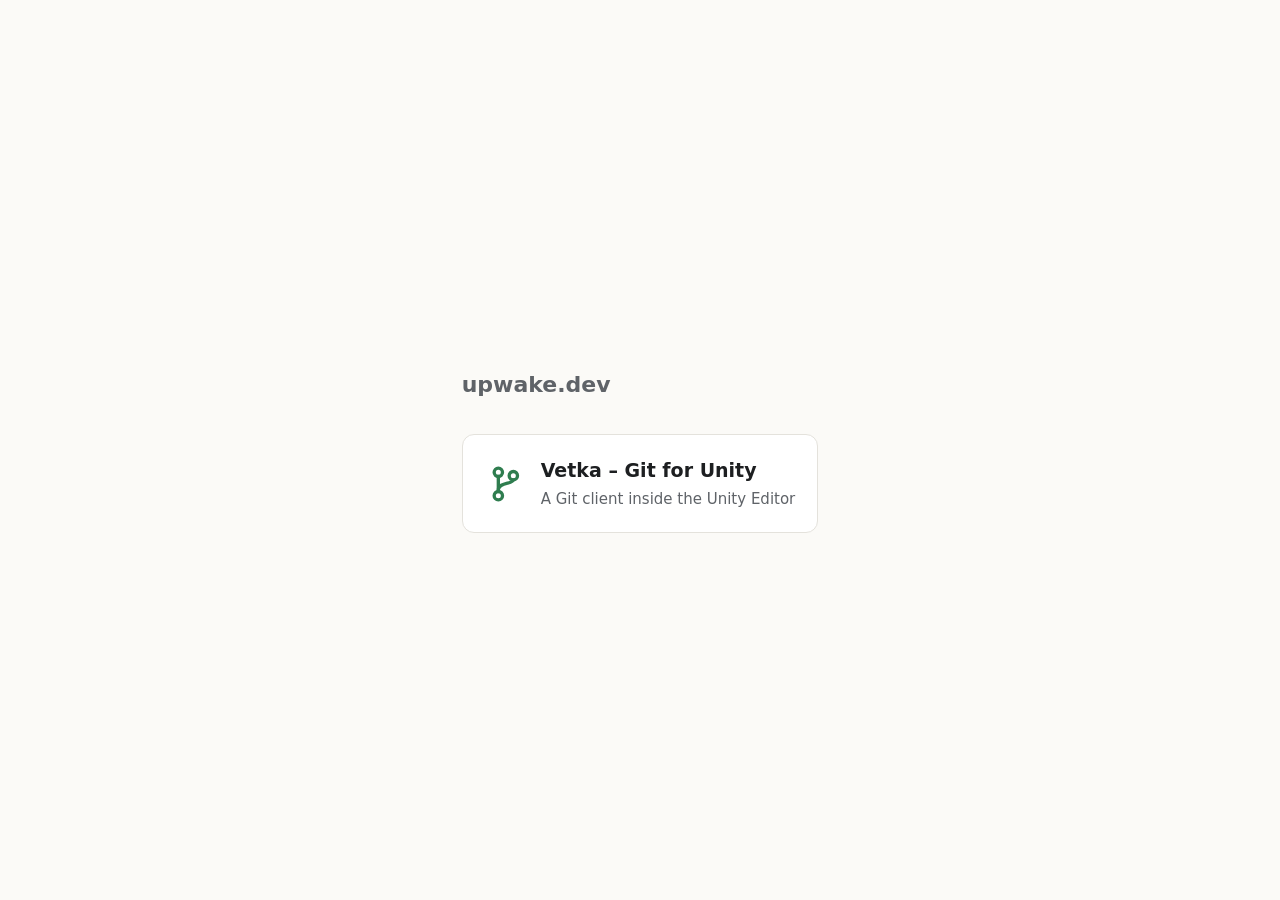
<file: index.html>
<!doctype html>
<html lang="en">
<head>
  <meta charset="utf-8">
  <meta name="viewport" content="width=device-width, initial-scale=1">
  <title>upwake.dev</title>
  <link rel="canonical" href="https://upwake.dev/">
  <link rel="stylesheet" href="assets/site.css">
</head>
<body>
  <main class="home">
    <div class="wrap">
      <h1>upwake.dev</h1>
      <a class="product" href="vetka/">
        <svg viewBox="0 0 24 24" fill="none" stroke="currentColor" stroke-width="2" stroke-linecap="round" aria-hidden="true"><circle cx="8" cy="5" r="2.5"/><circle cx="8" cy="19" r="2.5"/><circle cx="17" cy="7" r="2.5"/><path d="M8 7.5v9"/><path d="M8 15.5c0-4.5 9-3.5 9-6"/></svg>
        <div>
          <strong>Vetka – Git for Unity</strong>
          <span>A Git client inside the Unity Editor</span>
        </div>
      </a>
    </div>
  </main>
</body>
</html>
</file>
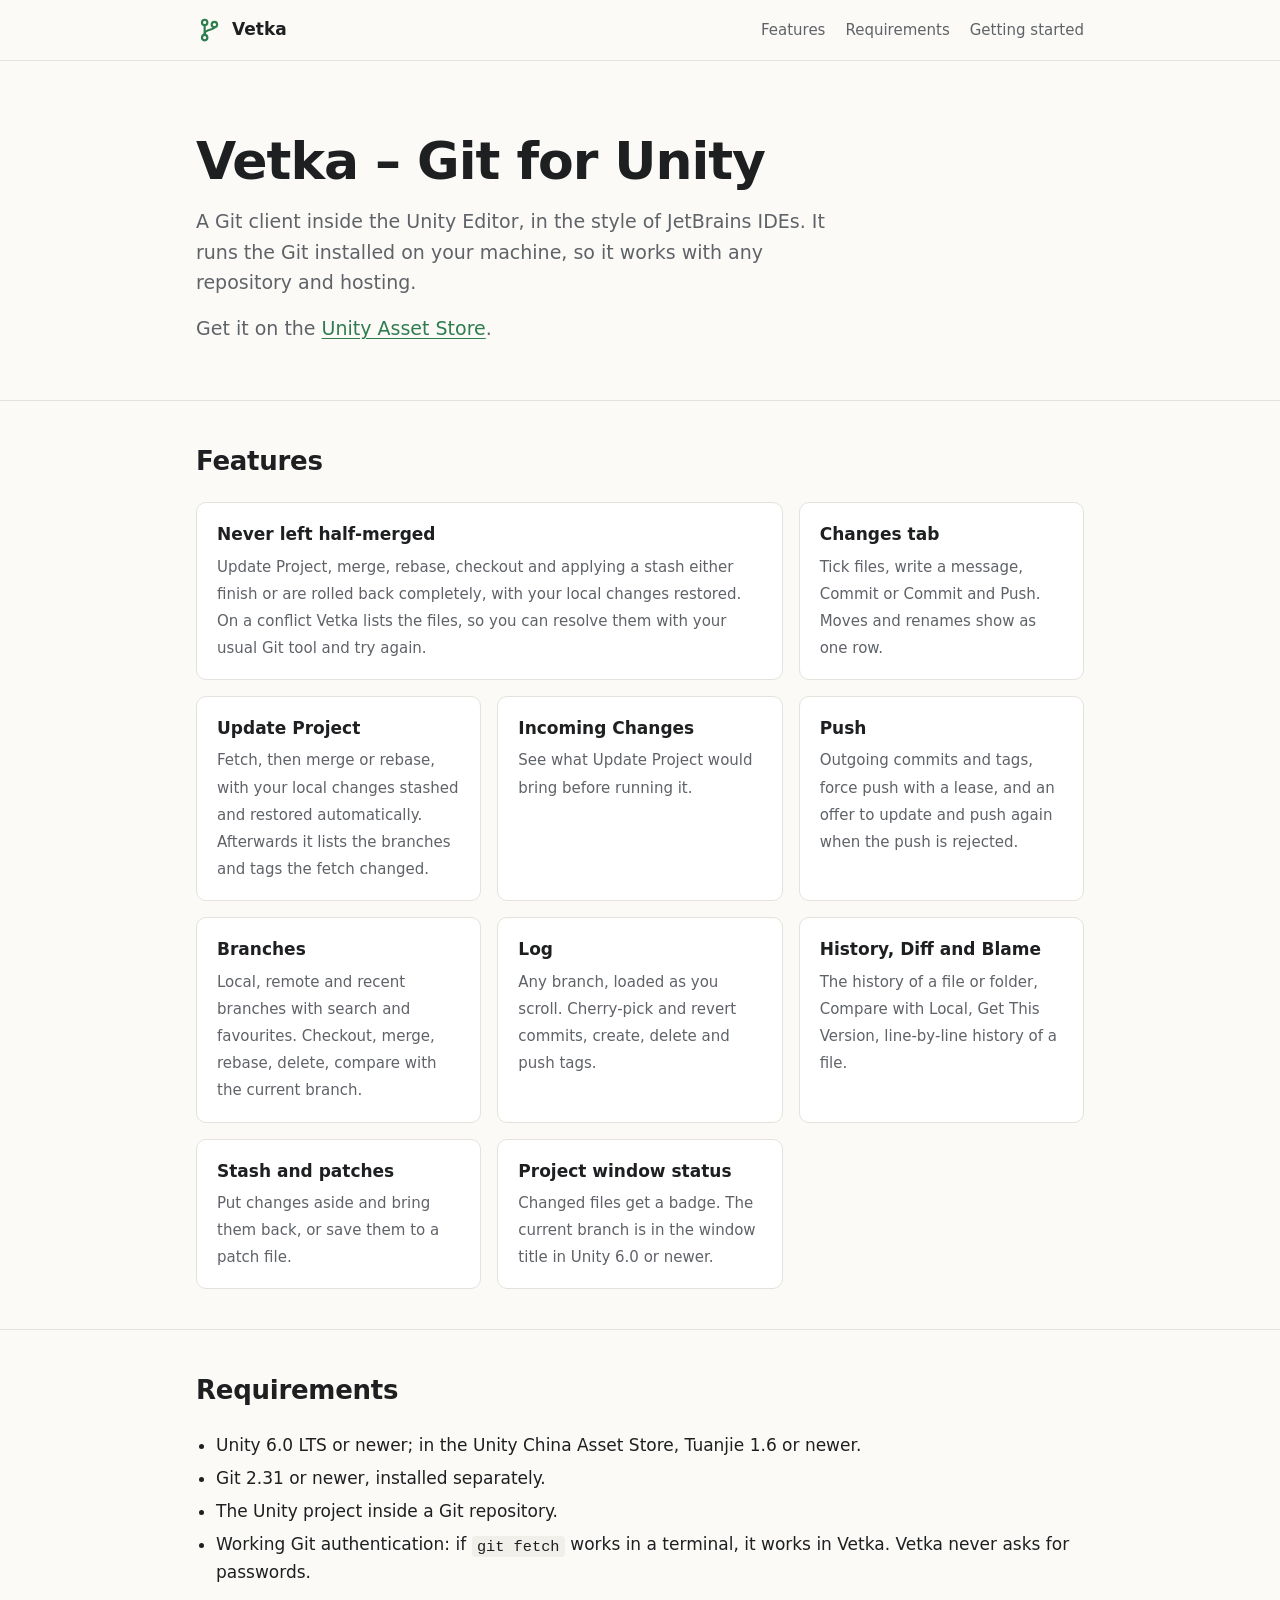
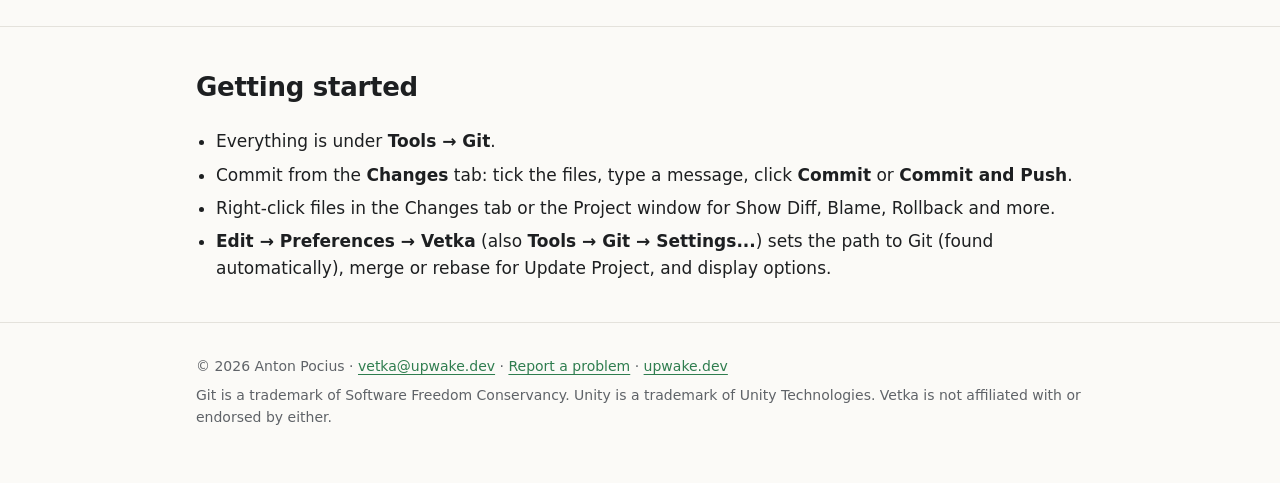
<file: vetka/index.html>
<!doctype html>
<html lang="en">
<head>
  <meta charset="utf-8">
  <meta name="viewport" content="width=device-width, initial-scale=1">
  <title>Vetka – Git for Unity</title>
  <meta name="description" content="A Git client inside the Unity Editor, in the style of JetBrains IDEs. Commit, update, branches, log, stash, diff and blame without leaving Unity.">
  <link rel="canonical" href="https://upwake.dev/vetka/">
  <link rel="icon" href="../assets/vetka.svg" type="image/svg+xml">
  <link rel="stylesheet" href="../assets/site.css">
</head>
<body>
  <header class="site-header">
    <div class="wrap">
      <a class="brand" href="./">
        <svg viewBox="0 0 24 24" fill="none" stroke="currentColor" stroke-width="2" stroke-linecap="round" aria-hidden="true"><circle cx="8" cy="5" r="2.5"/><circle cx="8" cy="19" r="2.5"/><circle cx="17" cy="7" r="2.5"/><path d="M8 7.5v9"/><path d="M8 15.5c0-4.5 9-3.5 9-6"/></svg>
        Vetka
      </a>
      <nav class="site-nav">
        <a href="#features">Features</a>
        <a href="#requirements">Requirements</a>
        <a href="#getting-started">Getting started</a>
      </nav>
    </div>
  </header>

  <main>
    <div class="wrap hero">
      <h1>Vetka – Git for Unity</h1>
      <p>A Git client inside the Unity Editor, in the style of JetBrains IDEs. It runs the Git installed on your machine, so it works with any repository and hosting.</p>
      <p>Get it on the <a href="https://assetstore.unity.com/packages/tools/version-control/vetka-git-for-unity-414514">Unity Asset Store</a>.</p>
    </div>

    <section id="features">
      <div class="wrap">
        <h2>Features</h2>
        <ul class="features">
          <li class="key"><strong>Never left half-merged</strong><span>Update Project, merge, rebase, checkout and applying a stash either finish or are rolled back completely, with your local changes restored. On a conflict Vetka lists the files, so you can resolve them with your usual Git tool and try again.</span></li>
          <li><strong>Changes tab</strong><span>Tick files, write a message, Commit or Commit and Push. Moves and renames show as one row.</span></li>
          <li><strong>Update Project</strong><span>Fetch, then merge or rebase, with your local changes stashed and restored automatically. Afterwards it lists the branches and tags the fetch changed.</span></li>
          <li><strong>Incoming Changes</strong><span>See what Update Project would bring before running it.</span></li>
          <li><strong>Push</strong><span>Outgoing commits and tags, force push with a lease, and an offer to update and push again when the push is rejected.</span></li>
          <li><strong>Branches</strong><span>Local, remote and recent branches with search and favourites. Checkout, merge, rebase, delete, compare with the current branch.</span></li>
          <li><strong>Log</strong><span>Any branch, loaded as you scroll. Cherry-pick and revert commits, create, delete and push tags.</span></li>
          <li><strong>History, Diff and Blame</strong><span>The history of a file or folder, Compare with Local, Get This Version, line-by-line history of a file.</span></li>
          <li><strong>Stash and patches</strong><span>Put changes aside and bring them back, or save them to a patch file.</span></li>
          <li><strong>Project window status</strong><span>Changed files get a badge. The current branch is in the window title in Unity 6.0 or newer.</span></li>
        </ul>
      </div>
    </section>

    <section id="requirements">
      <div class="wrap">
        <h2>Requirements</h2>
        <ul class="plain">
          <li>Unity 6.0 LTS or newer; in the Unity China Asset Store, Tuanjie 1.6 or newer.</li>
          <li>Git 2.31 or newer, installed separately.</li>
          <li>The Unity project inside a Git repository.</li>
          <li>Working Git authentication: if <code>git fetch</code> works in a terminal, it works in Vetka. Vetka never asks for passwords.</li>
        </ul>
      </div>
    </section>

    <section id="getting-started">
      <div class="wrap">
        <h2>Getting started</h2>
        <ul class="plain">
          <li>Everything is under <strong>Tools → Git</strong>.</li>
          <li>Commit from the <strong>Changes</strong> tab: tick the files, type a message, click <strong>Commit</strong> or <strong>Commit and Push</strong>.</li>
          <li>Right-click files in the Changes tab or the Project window for Show Diff, Blame, Rollback and more.</li>
          <li><strong>Edit → Preferences → Vetka</strong> (also <strong>Tools → Git → Settings...</strong>) sets the path to Git (found automatically), merge or rebase for Update Project, and display options.</li>
        </ul>
      </div>
    </section>

  </main>

  <footer class="site-footer">
    <div class="wrap">
      <p>© 2026 Anton Pocius · <a href="mailto:vetka@upwake.dev">vetka@upwake.dev</a> · <a href="https://github.com/nolequen/vetka/issues">Report a problem</a> · <a href="../">upwake.dev</a></p>
      <p>Git is a trademark of Software Freedom Conservancy. Unity is a trademark of Unity Technologies. Vetka is not affiliated with or endorsed by either.</p>
    </div>
  </footer>
</body>
</html>
</file>
<file: assets/site.css>
:root {
  --bg: #fbfaf7;
  --surface: #ffffff;
  --text: #1d1f21;
  --muted: #5f6368;
  --line: #e4e2dc;
  --accent: #2f7d4f;
  --accent-soft: #e5f1e9;
  --code-bg: #f1efe9;
  --max: 920px;
  color-scheme: light;
}

@media (prefers-color-scheme: dark) {
  :root:not([data-theme="light"]) {
    --bg: #161819;
    --surface: #1e2122;
    --text: #e8e6e1;
    --muted: #a3a7a9;
    --line: #2e3234;
    --accent: #6cc58f;
    --accent-soft: #1f3328;
    --code-bg: #262a2b;
    color-scheme: dark;
  }
}

:root[data-theme="dark"] {
  --bg: #161819;
  --surface: #1e2122;
  --text: #e8e6e1;
  --muted: #a3a7a9;
  --line: #2e3234;
  --accent: #6cc58f;
  --accent-soft: #1f3328;
  --code-bg: #262a2b;
  color-scheme: dark;
}

*,
*::before,
*::after {
  box-sizing: border-box;
}

html {
  -webkit-text-size-adjust: 100%;
}

body {
  margin: 0;
  background: var(--bg);
  color: var(--text);
  font: 17px/1.6 system-ui, -apple-system, "Segoe UI", Roboto, "Helvetica Neue", Arial, sans-serif;
}

a {
  color: var(--accent);
  text-underline-offset: 3px;
}

code {
  font: 0.9em/1.4 ui-monospace, "Cascadia Mono", Consolas, Menlo, monospace;
  background: var(--code-bg);
  padding: 0.1em 0.35em;
  border-radius: 4px;
}

.wrap {
  max-width: var(--max);
  margin: 0 auto;
  padding: 0 16px;
}

.site-header {
  border-bottom: 1px solid var(--line);
}

.site-header .wrap {
  display: flex;
  align-items: center;
  justify-content: space-between;
  gap: 16px;
  min-height: 60px;
  flex-wrap: wrap;
}

.brand {
  display: inline-flex;
  align-items: center;
  gap: 10px;
  color: var(--text);
  font-weight: 650;
  text-decoration: none;
}

.brand svg {
  width: 26px;
  height: 26px;
  color: var(--accent);
}

.site-nav {
  display: flex;
  gap: 20px;
  flex-wrap: wrap;
  font-size: 15px;
}

.site-nav a {
  color: var(--muted);
  text-decoration: none;
}

.site-nav a:hover {
  color: var(--text);
}

.hero {
  padding-top: 72px;
  padding-bottom: 56px;
}

.hero h1 {
  margin: 0 0 16px;
  font-size: clamp(34px, 6vw, 52px);
  line-height: 1.1;
  letter-spacing: -0.02em;
}

.hero p {
  max-width: 640px;
  margin: 0;
  color: var(--muted);
  font-size: 19px;
}

.hero p + p {
  margin-top: 16px;
}

section {
  padding: 40px 0;
  border-top: 1px solid var(--line);
}

h2 {
  margin: 0 0 20px;
  font-size: 26px;
  letter-spacing: -0.01em;
}

.features {
  display: grid;
  grid-template-columns: repeat(auto-fill, minmax(260px, 1fr));
  gap: 16px;
  margin: 0;
  padding: 0;
  list-style: none;
}

.features li {
  padding: 18px 20px;
  background: var(--surface);
  border: 1px solid var(--line);
  border-radius: 10px;
}

@media (min-width: 600px) {
  .features .key {
    grid-column: span 2;
  }
}

.features strong {
  display: block;
  margin-bottom: 4px;
}

.features span {
  color: var(--muted);
  font-size: 15px;
}

ul.plain {
  margin: 0;
  padding-left: 20px;
}

ul.plain li + li {
  margin-top: 6px;
}

.site-footer {
  padding: 32px 0 48px;
  border-top: 1px solid var(--line);
  color: var(--muted);
  font-size: 14px;
}

.site-footer p {
  margin: 0 0 6px;
}

.home {
  min-height: 100vh;
  display: flex;
  align-items: center;
}

.home h1 {
  margin: 0 0 32px;
  font-size: 22px;
  font-weight: 650;
  color: var(--muted);
}

.product {
  display: flex;
  align-items: center;
  gap: 16px;
  max-width: 420px;
  padding: 20px 22px;
  background: var(--surface);
  border: 1px solid var(--line);
  border-radius: 12px;
  color: var(--text);
  text-decoration: none;
}

.product:hover {
  border-color: var(--accent);
}

.product svg {
  flex: none;
  width: 40px;
  height: 40px;
  color: var(--accent);
}

.product strong {
  display: block;
  font-size: 19px;
}

.product span {
  color: var(--muted);
  font-size: 15px;
}
</file>
